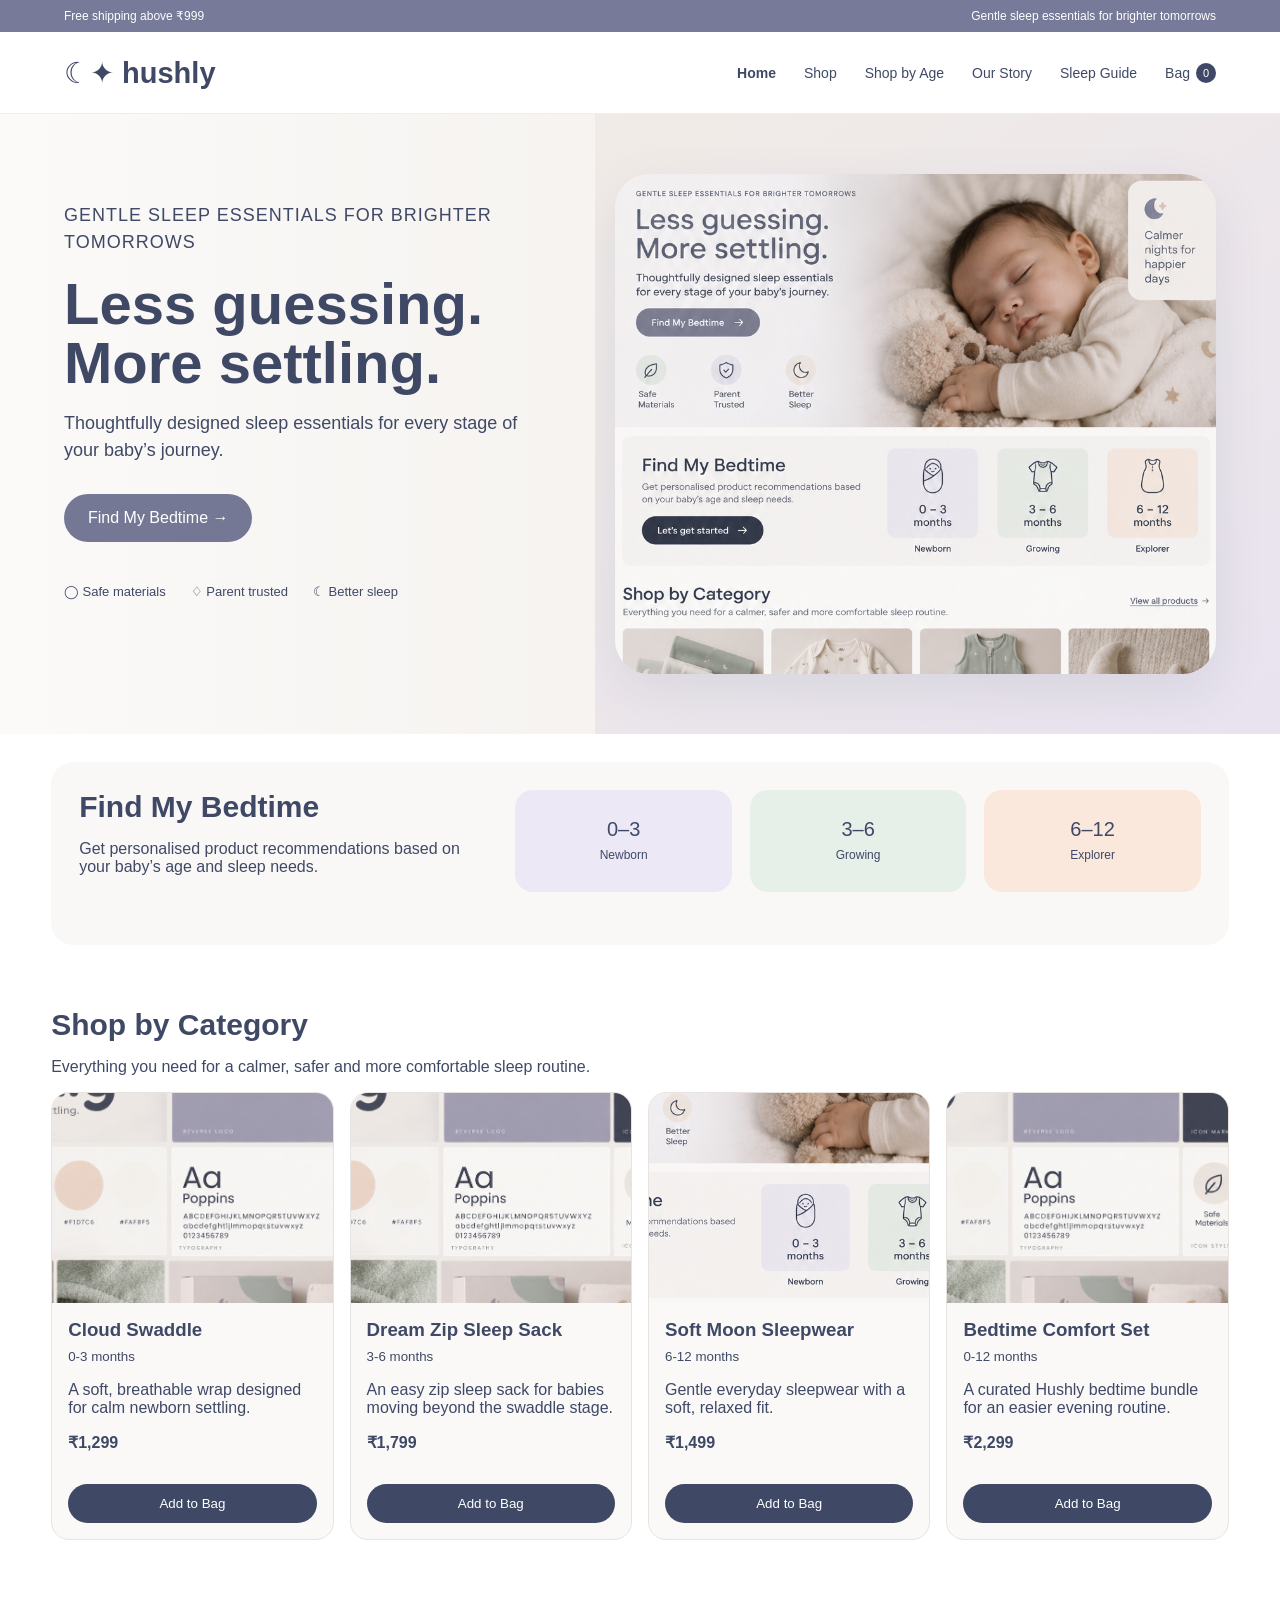
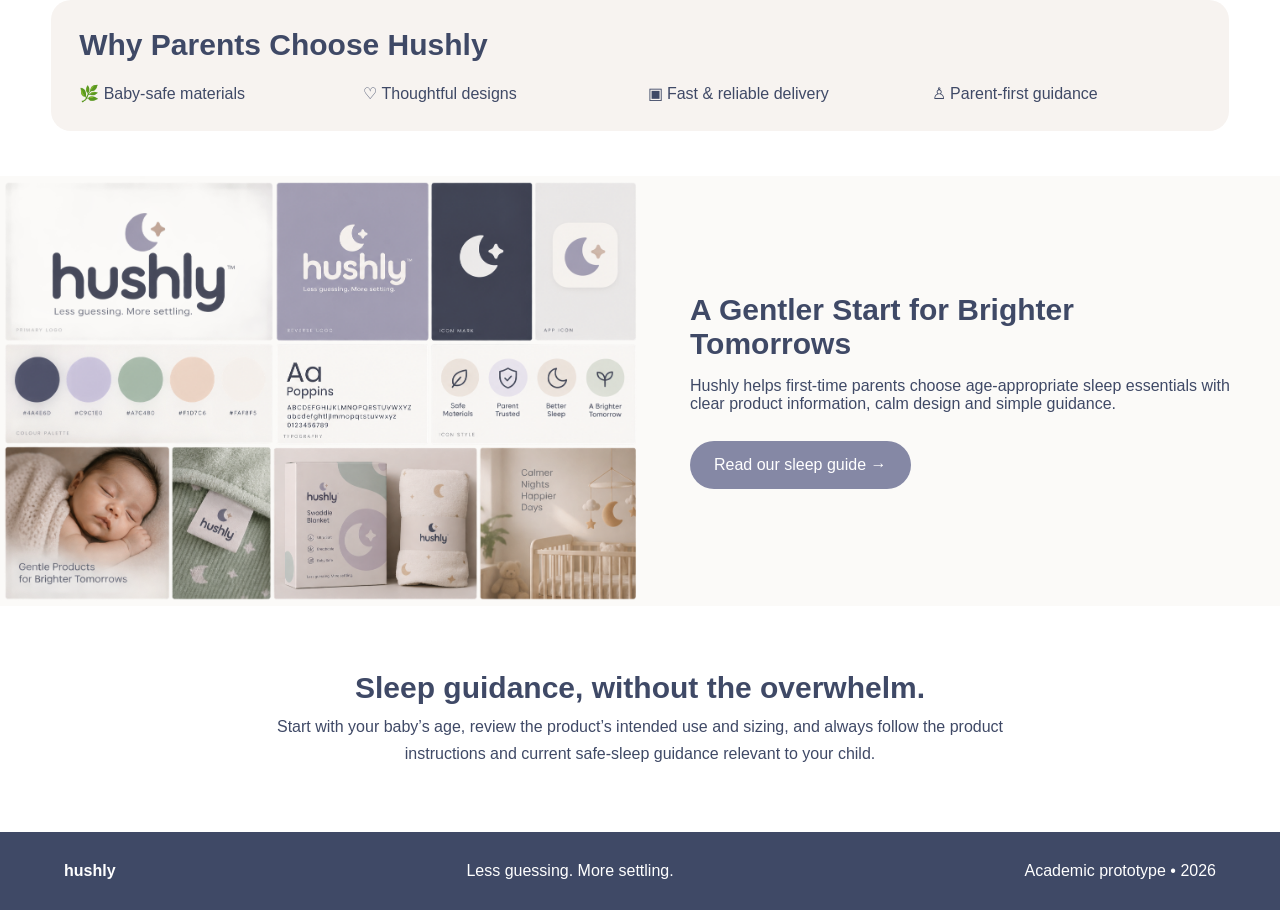
<file: index.html>
<!doctype html><html><head><meta charset='utf-8'><meta name='viewport' content='width=device-width,initial-scale=1'><title>Hushly — Less guessing. More settling.</title><link rel='stylesheet' href='styles.css'></head><body>
<div class="top">Free shipping above ₹999 <span>Gentle sleep essentials for brighter tomorrows</span></div>
<header><a class="logo" href="index.html">☾✦ <b>hushly</b></a><button class="menu" aria-label="Menu">☰</button><nav><a href="index.html">Home</a><a href="shop.html">Shop</a><a href="index.html#age">Shop by Age</a><a href="about.html">Our Story</a><a href="sleep-guide.html">Sleep Guide</a><a class="bag-link" href="cart.html">Bag <span data-cart-count>0</span></a></nav></header>
<main>
<section class='hero'><div><p class='eyebrow'>GENTLE SLEEP ESSENTIALS FOR BRIGHTER TOMORROWS</p><h1>Less guessing.<br>More settling.</h1><p>Thoughtfully designed sleep essentials for every stage of your baby’s journey.</p><a class='cta' href='#age'>Find My Bedtime →</a><div class='trust'><span>◯ Safe materials</span><span>♢ Parent trusted</span><span>☾ Better sleep</span></div></div><div class='hero-art'><div class='hero-image-frame'><img src='assets/homepage-reference.png' alt='Hushly baby sleep visual'></div></div></section>
<section id='age' class='finder'><div><h2>Find My Bedtime</h2><p>Get personalised product recommendations based on your baby’s age and sleep needs.</p></div><div class='ages'><button data-age='0–3 months'>0–3<br><small>Newborn</small></button><button data-age='3–6 months'>3–6<br><small>Growing</small></button><button data-age='6–12 months'>6–12<br><small>Explorer</small></button></div><p id='recommendation'></p></section>
<section id='shop'><div class='section-head'><div><h2>Shop by Category</h2><p>Everything you need for a calmer, safer and more comfortable sleep routine.</p></div></div><div class='grid' id='products'></div></section>
<section class='why'><h2>Why Parents Choose Hushly</h2><div><span>🌿 Baby-safe materials</span><span>♡ Thoughtful designs</span><span>▣ Fast & reliable delivery</span><span>♙ Parent-first guidance</span></div></section>
<section id='story' class='story'><img src='assets/brand-board.png' alt='Hushly brand board'><div><h2>A Gentler Start for Brighter Tomorrows</h2><p>Hushly helps first-time parents choose age-appropriate sleep essentials with clear product information, calm design and simple guidance.</p><a class='cta secondary' href='sleep-guide.html'>Read our sleep guide →</a></div></section>
<section id='guide' class='guide'><h2>Sleep guidance, without the overwhelm.</h2><p>Start with your baby’s age, review the product’s intended use and sizing, and always follow the product instructions and current safe-sleep guidance relevant to your child.</p></section>
</main>

<footer><b>hushly</b><span>Less guessing. More settling.</span><span>Academic prototype • 2026</span></footer><script src='app.js'></script></body></html>
</file>
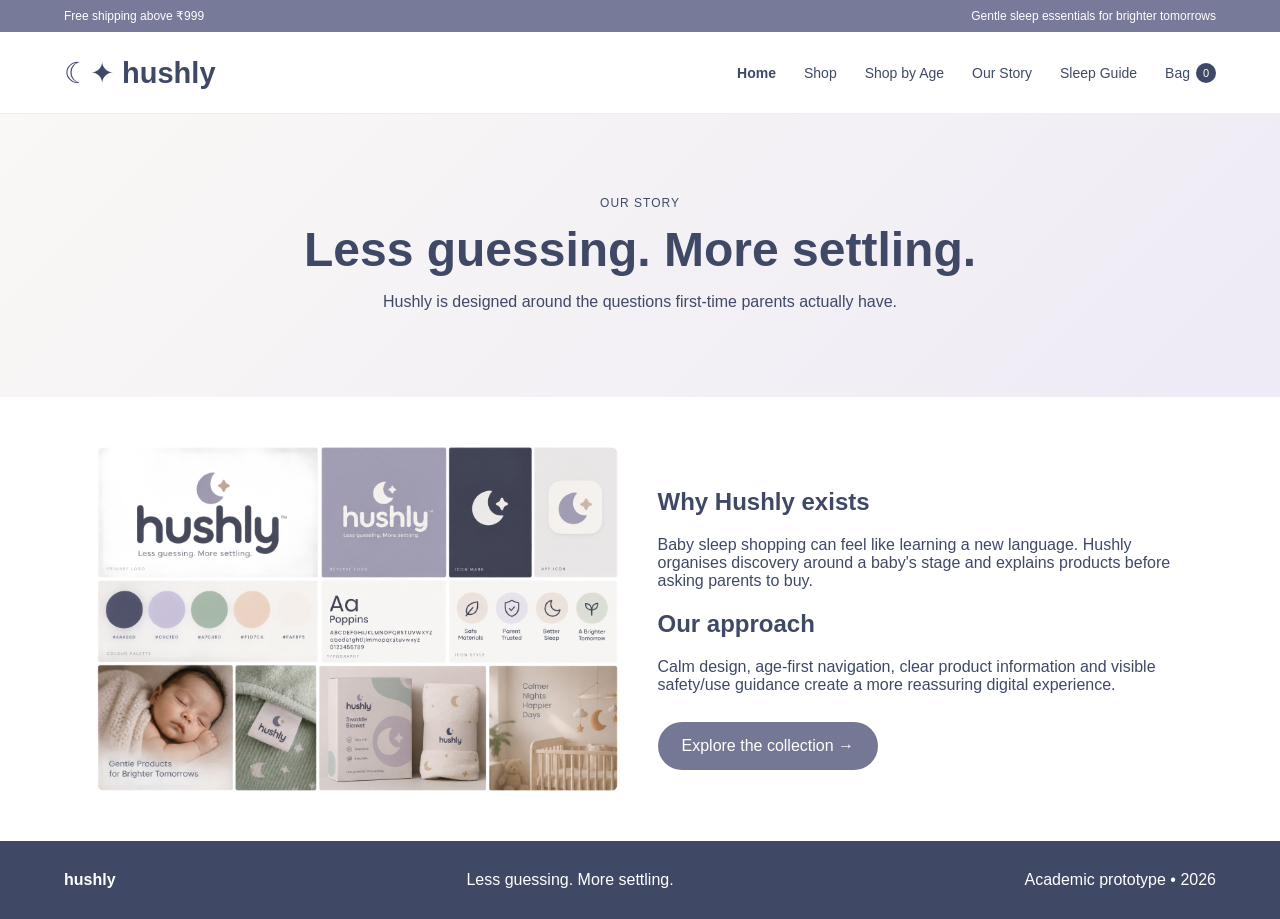
<file: about.html>
<!doctype html><html><head><meta charset='utf-8'><meta name='viewport' content='width=device-width,initial-scale=1'><title>Our Story — Hushly</title><link rel='stylesheet' href='styles.css'></head><body><div class="top">Free shipping above ₹999 <span>Gentle sleep essentials for brighter tomorrows</span></div>
<header><a class="logo" href="index.html">☾✦ <b>hushly</b></a><button class="menu" aria-label="Menu">☰</button><nav><a href="index.html">Home</a><a href="shop.html">Shop</a><a href="index.html#age">Shop by Age</a><a href="about.html">Our Story</a><a href="sleep-guide.html">Sleep Guide</a><a class="bag-link" href="cart.html">Bag <span data-cart-count>0</span></a></nav></header>
<section class='page-hero'><p class='eyebrow'>OUR STORY</p><h1>Less guessing. More settling.</h1><p>Hushly is designed around the questions first-time parents actually have.</p></section><main class='page'><div class='about-grid'><img src='assets/brand-board.png' alt='Hushly identity system'><div><h2>Why Hushly exists</h2><p>Baby sleep shopping can feel like learning a new language. Hushly organises discovery around a baby's stage and explains products before asking parents to buy.</p><h2>Our approach</h2><p>Calm design, age-first navigation, clear product information and visible safety/use guidance create a more reassuring digital experience.</p><a class='cta' href='shop.html'>Explore the collection →</a></div></div></main><footer><b>hushly</b><span>Less guessing. More settling.</span><span>Academic prototype • 2026</span></footer><script src="app.js"></script></body></html>
</file>
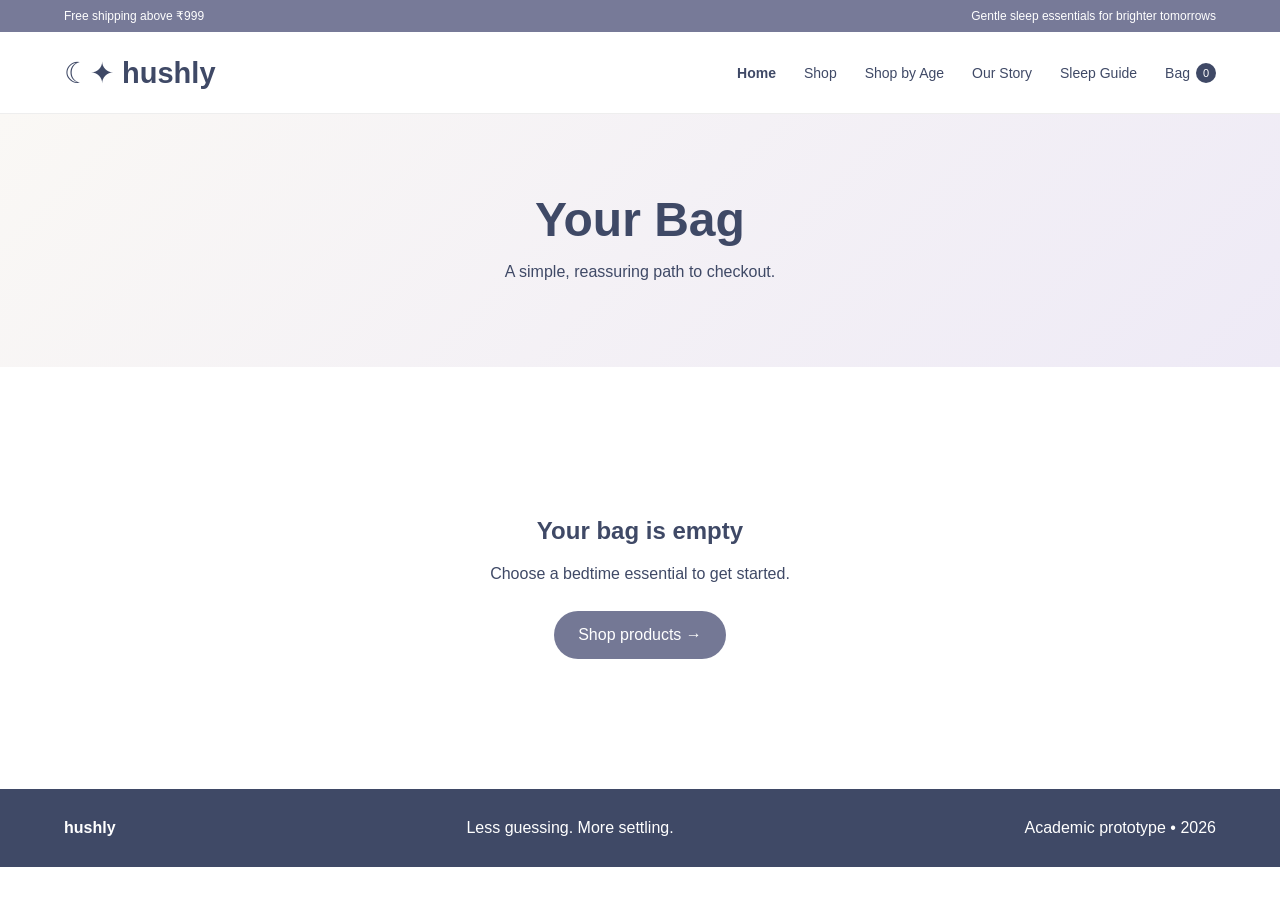
<file: cart.html>
<!doctype html><html><head><meta charset='utf-8'><meta name='viewport' content='width=device-width,initial-scale=1'><title>Your Bag — Hushly</title><link rel='stylesheet' href='styles.css'></head><body><div class="top">Free shipping above ₹999 <span>Gentle sleep essentials for brighter tomorrows</span></div>
<header><a class="logo" href="index.html">☾✦ <b>hushly</b></a><button class="menu" aria-label="Menu">☰</button><nav><a href="index.html">Home</a><a href="shop.html">Shop</a><a href="index.html#age">Shop by Age</a><a href="about.html">Our Story</a><a href="sleep-guide.html">Sleep Guide</a><a class="bag-link" href="cart.html">Bag <span data-cart-count>0</span></a></nav></header>
<section class='page-hero'><h1>Your Bag</h1><p>A simple, reassuring path to checkout.</p></section><main id='cartPage' class='cart-page'></main><footer><b>hushly</b><span>Less guessing. More settling.</span><span>Academic prototype • 2026</span></footer><script src="app.js"></script></body></html>
</file>
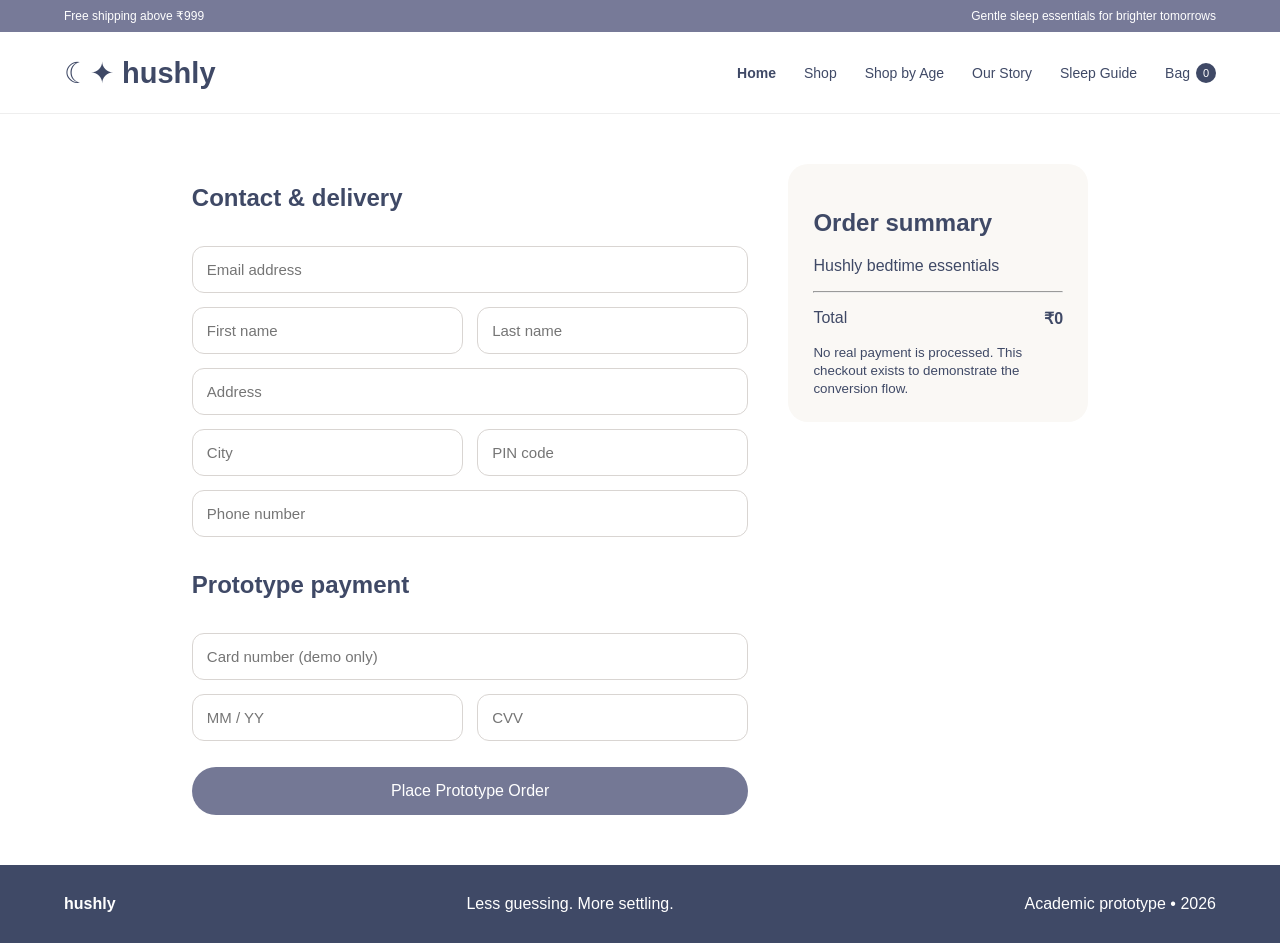
<file: checkout.html>
<!doctype html><html><head><meta charset='utf-8'><meta name='viewport' content='width=device-width,initial-scale=1'><title>Checkout — Hushly</title><link rel='stylesheet' href='styles.css'></head><body><div class="top">Free shipping above ₹999 <span>Gentle sleep essentials for brighter tomorrows</span></div>
<header><a class="logo" href="index.html">☾✦ <b>hushly</b></a><button class="menu" aria-label="Menu">☰</button><nav><a href="index.html">Home</a><a href="shop.html">Shop</a><a href="index.html#age">Shop by Age</a><a href="about.html">Our Story</a><a href="sleep-guide.html">Sleep Guide</a><a class="bag-link" href="cart.html">Bag <span data-cart-count>0</span></a></nav></header>
<main class='checkout-wrap'><form id='checkoutForm' class='checkout-form'><h2>Contact & delivery</h2><input class='full' required type='email' placeholder='Email address'><input required placeholder='First name'><input required placeholder='Last name'><input class='full' required placeholder='Address'><input required placeholder='City'><input required placeholder='PIN code'><input class='full' required placeholder='Phone number'><h2>Prototype payment</h2><input class='full' required placeholder='Card number (demo only)'><input required placeholder='MM / YY'><input required placeholder='CVV'><button class='cta button full' type='submit'>Place Prototype Order</button></form><aside class='order-box'><h2>Order summary</h2><p>Hushly bedtime essentials</p><hr><p>Total <b id='checkoutTotal' style='float:right'>₹0</b></p><small>No real payment is processed. This checkout exists to demonstrate the conversion flow.</small></aside></main><footer><b>hushly</b><span>Less guessing. More settling.</span><span>Academic prototype • 2026</span></footer><script src="app.js"></script></body></html>
</file>
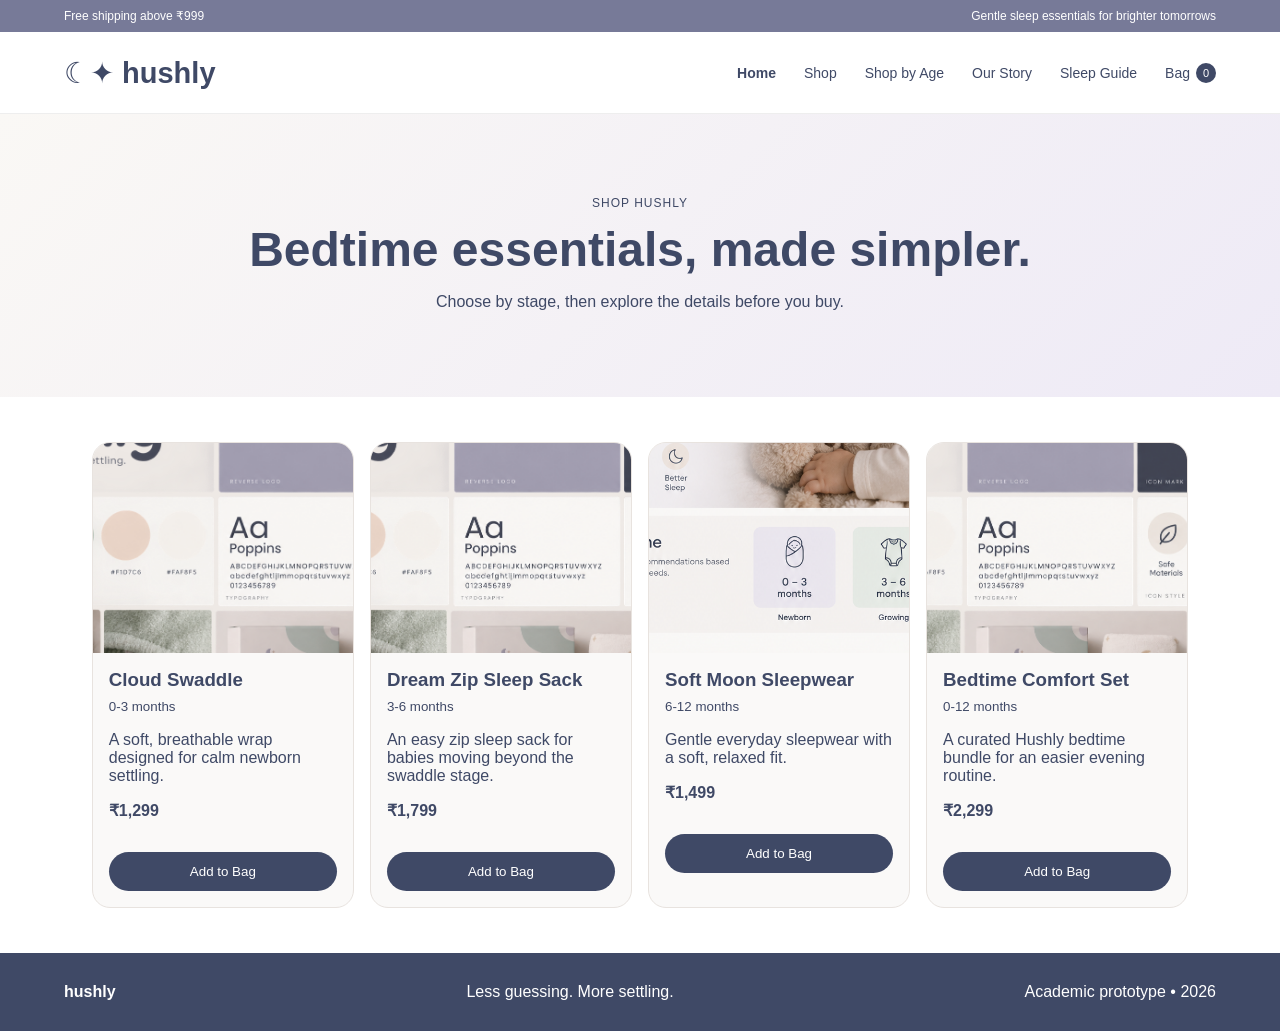
<file: shop.html>
<!doctype html><html><head><meta charset='utf-8'><meta name='viewport' content='width=device-width,initial-scale=1'><title>Shop — Hushly</title><link rel='stylesheet' href='styles.css'></head><body><div class="top">Free shipping above ₹999 <span>Gentle sleep essentials for brighter tomorrows</span></div>
<header><a class="logo" href="index.html">☾✦ <b>hushly</b></a><button class="menu" aria-label="Menu">☰</button><nav><a href="index.html">Home</a><a href="shop.html">Shop</a><a href="index.html#age">Shop by Age</a><a href="about.html">Our Story</a><a href="sleep-guide.html">Sleep Guide</a><a class="bag-link" href="cart.html">Bag <span data-cart-count>0</span></a></nav></header>
<section class='page-hero'><p class='eyebrow'>SHOP HUSHLY</p><h1>Bedtime essentials, made simpler.</h1><p>Choose by stage, then explore the details before you buy.</p></section><main class='page'><div class='grid' id='products'></div></main><footer><b>hushly</b><span>Less guessing. More settling.</span><span>Academic prototype • 2026</span></footer><script src="app.js"></script></body></html>
</file>
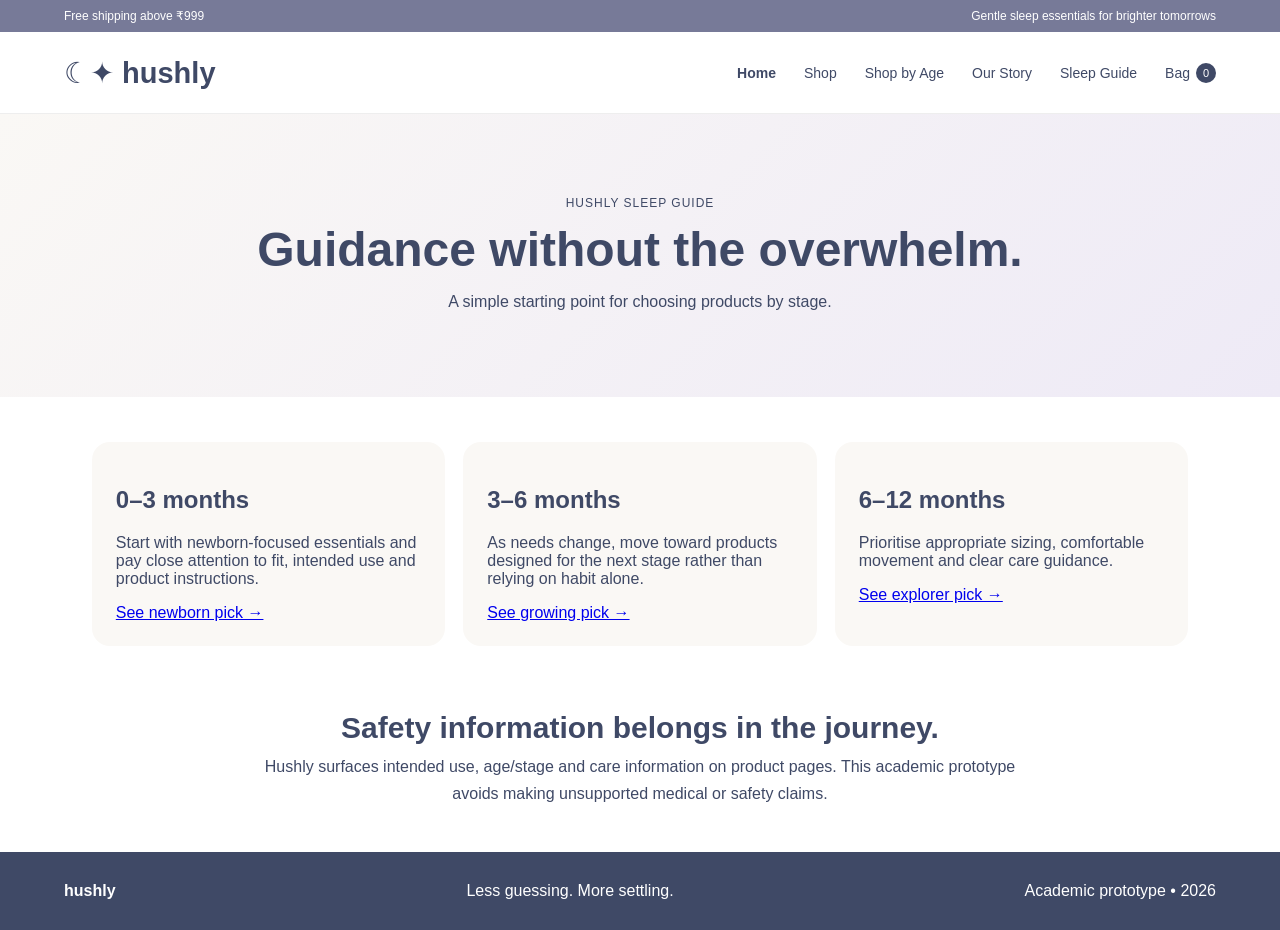
<file: sleep-guide.html>
<!doctype html><html><head><meta charset='utf-8'><meta name='viewport' content='width=device-width,initial-scale=1'><title>Sleep Guide — Hushly</title><link rel='stylesheet' href='styles.css'></head><body><div class="top">Free shipping above ₹999 <span>Gentle sleep essentials for brighter tomorrows</span></div>
<header><a class="logo" href="index.html">☾✦ <b>hushly</b></a><button class="menu" aria-label="Menu">☰</button><nav><a href="index.html">Home</a><a href="shop.html">Shop</a><a href="index.html#age">Shop by Age</a><a href="about.html">Our Story</a><a href="sleep-guide.html">Sleep Guide</a><a class="bag-link" href="cart.html">Bag <span data-cart-count>0</span></a></nav></header>
<section class='page-hero'><p class='eyebrow'>HUSHLY SLEEP GUIDE</p><h1>Guidance without the overwhelm.</h1><p>A simple starting point for choosing products by stage.</p></section><main class='page'><div class='guide-cards'><article class='guide-card'><h2>0–3 months</h2><p>Start with newborn-focused essentials and pay close attention to fit, intended use and product instructions.</p><a href='product.html?id=cloud-swaddle'>See newborn pick →</a></article><article class='guide-card'><h2>3–6 months</h2><p>As needs change, move toward products designed for the next stage rather than relying on habit alone.</p><a href='product.html?id=dream-sack'>See growing pick →</a></article><article class='guide-card'><h2>6–12 months</h2><p>Prioritise appropriate sizing, comfortable movement and clear care guidance.</p><a href='product.html?id=moon-sleepwear'>See explorer pick →</a></article></div><div class='guide' style='padding-bottom:0'><h2>Safety information belongs in the journey.</h2><p>Hushly surfaces intended use, age/stage and care information on product pages. This academic prototype avoids making unsupported medical or safety claims.</p></div></main><footer><b>hushly</b><span>Less guessing. More settling.</span><span>Academic prototype • 2026</span></footer><script src="app.js"></script></body></html>
</file>
<file: styles.css>
:root{--ink:#3f4966;--lav:#c9c1e0;--sage:#a7c4b0;--peach:#f1d7c6;--cream:#faf8f5;--line:#e8e3df}*{box-sizing:border-box}body{margin:0;font-family:Arial,sans-serif;color:var(--ink);background:#fff}.top{background:#777a98;color:white;padding:9px 5vw;font-size:12px;display:flex;justify-content:space-between}header{height:82px;padding:0 5vw;display:flex;align-items:center;justify-content:space-between;border-bottom:1px solid #eee;position:sticky;top:0;background:#fffc;backdrop-filter:blur(12px);z-index:5}.logo{font-size:29px;text-decoration:none;color:var(--ink)}nav{display:flex;gap:28px;align-items:center}.bag-link,nav a,nav button{color:var(--ink);text-decoration:none;border:0;background:none;font-size:14px}.menu{display:none}.hero{min-height:560px;display:grid;grid-template-columns:1fr 1.15fr;background:linear-gradient(90deg,#fbfaf8,#f0ebe8);overflow:hidden}.hero>div:first-child{padding:70px 5vw}.eyebrow{font-size:12px;letter-spacing:1px}.hero h1{font-size:58px;line-height:1.02;margin:15px 0}.hero p{font-size:18px;line-height:1.5}.cta{display:inline-block;margin-top:12px;background:#747895;color:white;padding:15px 24px;border-radius:30px;text-decoration:none}.trust{display:flex;gap:25px;margin-top:42px;font-size:13px}.hero-art{position:relative;overflow:hidden}.hero-art img{width:100%;height:100%;object-fit:cover;object-position:50% 18%;filter:saturate(.8)}.crop-note{position:absolute;right:8%;top:10%;background:#fffde;padding:22px;border-radius:24px;font-size:22px}.finder{margin:28px 4vw;padding:28px;border-radius:22px;background:#faf8f7;display:grid;grid-template-columns:1.2fr 2fr;gap:25px}.finder h2,.section-head h2,.why h2,.story h2,.guide h2{font-size:30px;margin:0 0 8px}.ages{display:grid;grid-template-columns:repeat(3,1fr);gap:18px}.ages button{border:0;border-radius:18px;padding:24px;font-size:20px;color:var(--ink);background:#ece8f6;cursor:pointer}.ages button:nth-child(2){background:#e6efe8}.ages button:nth-child(3){background:#fae8dc}.ages small{font-size:12px}.finder #recommendation{grid-column:1/-1;margin:0;font-weight:bold}#shop{padding:35px 4vw}.grid{display:grid;grid-template-columns:repeat(4,1fr);gap:16px}.card{background:#faf9f8;border:1px solid var(--line);border-radius:18px;overflow:hidden}.visual{height:210px;display:grid;place-items:center;font-size:70px;background:linear-gradient(145deg,#efe9e2,#dfe9e2)}.card .body{padding:16px}.card h3{margin:0 0 6px}.price{font-weight:bold}.add{width:100%;padding:12px;border:0;border-radius:22px;background:var(--ink);color:white;cursor:pointer}.why{margin:25px 4vw;padding:28px;border-radius:20px;background:#f7f3f0}.why>div{display:grid;grid-template-columns:repeat(4,1fr);gap:15px;margin-top:22px}.story{display:grid;grid-template-columns:1fr 1fr;align-items:center;margin-top:45px;background:#fbfaf8}.story img{width:100%;height:430px;object-fit:cover}.story>div{padding:50px}.secondary{background:#8588a5}.guide{padding:65px 8vw;text-align:center}.guide p{max-width:760px;margin:auto;line-height:1.7}.drawer{position:fixed;right:-420px;top:0;width:390px;max-width:92vw;height:100%;background:white;z-index:20;padding:30px;transition:.25s;box-shadow:-10px 0 30px #0002}.drawer.open{right:0}.drawer>button:first-child{float:right;border:0;background:none;font-size:28px}.shade{display:none;position:fixed;inset:0;background:#0005;z-index:15}.shade.open{display:block}.cart-row{display:flex;justify-content:space-between;padding:15px 0;border-bottom:1px solid #eee}.total{display:flex;justify-content:space-between;margin:25px 0}.checkout{width:100%;padding:15px;border:0;border-radius:30px;background:var(--ink);color:white}footer{padding:30px 5vw;background:var(--ink);color:white;display:flex;justify-content:space-between}@media(max-width:800px){.top span,nav{display:none}.menu{display:block;border:0;background:none;font-size:24px}.hero{grid-template-columns:1fr}.hero>div:first-child{padding:45px 6vw}.hero h1{font-size:44px}.hero-art{height:330px}.finder{grid-template-columns:1fr;margin:18px}.ages{gap:8px}.ages button{padding:18px 8px;font-size:17px}.grid{grid-template-columns:1fr 1fr}.why>div{grid-template-columns:1fr 1fr}.story{grid-template-columns:1fr}.story img{height:300px}.story>div{padding:35px 6vw}.trust{flex-wrap:wrap}footer{gap:12px;flex-direction:column}}@media(max-width:480px){.grid{grid-template-columns:1fr}.hero h1{font-size:39px}.ages{grid-template-columns:1fr 1fr 1fr}.visual{height:180px}}

.card-link{color:inherit;text-decoration:none}.card .add{margin:0 16px 16px;width:calc(100% - 32px)}.button{border:0;font-size:16px;cursor:pointer}.toast{position:fixed;left:50%;bottom:28px;transform:translate(-50%,20px);background:var(--ink);color:#fff;padding:12px 20px;border-radius:24px;opacity:0;pointer-events:none;transition:.2s;z-index:50}.toast.show{opacity:1;transform:translate(-50%,0)}.page-hero{padding:70px 6vw;background:linear-gradient(135deg,#faf8f5,#eeeaf6);text-align:center}.page-hero h1{font-size:48px;margin:8px}.page{padding:45px 6vw;max-width:1250px;margin:auto}.pdp{display:grid;grid-template-columns:1fr 1fr;gap:55px;padding:55px 6vw;max-width:1250px;margin:auto}.pdp-art{min-height:560px;border-radius:28px;background:linear-gradient(145deg,#eee9f5,#e6eee8);display:grid;place-items:center;font-size:150px}.pdp-copy h1{font-size:48px;margin:10px 0}.pdp-price{font-size:24px;font-weight:bold}.trust-box{display:grid;gap:10px;padding:20px;background:#f8f5f2;border-radius:18px;margin:25px 0}.trust-box span:before{content:'✓ ';}.pdp details{border-top:1px solid #ddd;padding:18px 0}.pdp summary{font-weight:bold;cursor:pointer}.cart-page{max-width:900px;margin:auto;padding:50px 6vw}.cart-line{display:grid;grid-template-columns:90px 1fr auto auto;gap:20px;align-items:center;border-bottom:1px solid #eee;padding:20px 0}.cart-line a{color:var(--ink);text-decoration:none}.cart-line small{display:block;margin:6px 0}.mini-art{height:80px;border-radius:16px;background:#eeeaf3;display:grid;place-items:center;font-size:34px}.qty{display:flex;gap:12px;align-items:center}.qty button,.remove{border:1px solid #ddd;background:#fff;border-radius:16px;padding:5px 10px}.summary{margin:30px 0 0 auto;max-width:420px;padding:25px;background:#faf8f5;border-radius:20px}.summary>span,.summary>b{font-size:22px}.summary>b{float:right}.checkout-link{display:block;text-align:center}.empty,.success{text-align:center;padding:80px 20px}.checkout-wrap{display:grid;grid-template-columns:1.3fr .7fr;gap:40px;max-width:1050px;margin:auto;padding:50px 6vw}.checkout-form{display:grid;grid-template-columns:1fr 1fr;gap:14px}.checkout-form h2,.checkout-form .full{grid-column:1/-1}.checkout-form input{padding:14px;border:1px solid #d9d5d2;border-radius:12px;font-size:15px}.order-box{background:#faf8f5;border-radius:20px;padding:25px;height:max-content}.success{grid-column:1/-1}.success-icon{margin:auto;width:70px;height:70px;border-radius:50%;display:grid;place-items:center;background:#e5efe8;font-size:34px}.about-grid{display:grid;grid-template-columns:1fr 1fr;gap:35px;align-items:center}.about-grid img{width:100%;border-radius:25px}.guide-cards{display:grid;grid-template-columns:repeat(3,1fr);gap:18px}.guide-card{padding:24px;border-radius:18px;background:#faf8f5}.bag-link{display:inline-flex;gap:6px;align-items:center}.bag-link span{background:var(--ink);color:white;border-radius:50%;min-width:20px;height:20px;display:grid;place-items:center;font-size:11px}
@media(max-width:800px){nav.mobile-open{display:flex;position:absolute;top:82px;left:0;right:0;background:white;padding:25px;flex-direction:column;align-items:flex-start;box-shadow:0 10px 20px #0001}.pdp,.checkout-wrap,.about-grid{grid-template-columns:1fr}.pdp-art{min-height:360px}.guide-cards{grid-template-columns:1fr}.cart-line{grid-template-columns:70px 1fr auto}.cart-line>.remove{grid-column:2}.checkout-form{grid-template-columns:1fr}.checkout-form>*{grid-column:1!important}.page-hero h1,.pdp-copy h1{font-size:38px}}

/* v3 fixes: navigation, hero overlap, and product photography */
header nav a:first-child{font-weight:700}
.hero{min-height:620px;align-items:stretch}
.hero-art{display:grid;place-items:center;padding:44px 5vw 44px 20px;background:linear-gradient(145deg,#f1ebe7,#e8e3ef)}
.hero-image-frame{width:min(100%,680px);height:500px;border-radius:34px;overflow:hidden;box-shadow:0 18px 50px #53607a1f;background:#eee7e3}
.hero-image-frame img{width:100%;height:100%;object-fit:cover;object-position:72% 16%;transform:scale(1.08)}
.product-photo{overflow:hidden;background:#eee9e5}
.product-photo img,.pdp-art img,.mini-art img{width:100%;height:100%;object-fit:cover;display:block}
.product-photo img{transform:scale(2.25);filter:saturate(.88)}
.pdp-art{overflow:hidden;padding:0}
.pdp-art img{transform:scale(1.55);filter:saturate(.88)}
.mini-art{overflow:hidden}
.mini-art img{transform:scale(2.1);filter:saturate(.88)}
@media(max-width:800px){.hero-art{padding:24px 6vw 36px}.hero-image-frame{height:330px;width:100%}.hero-image-frame img{object-position:72% 16%}.hero{min-height:auto}}
</file>
